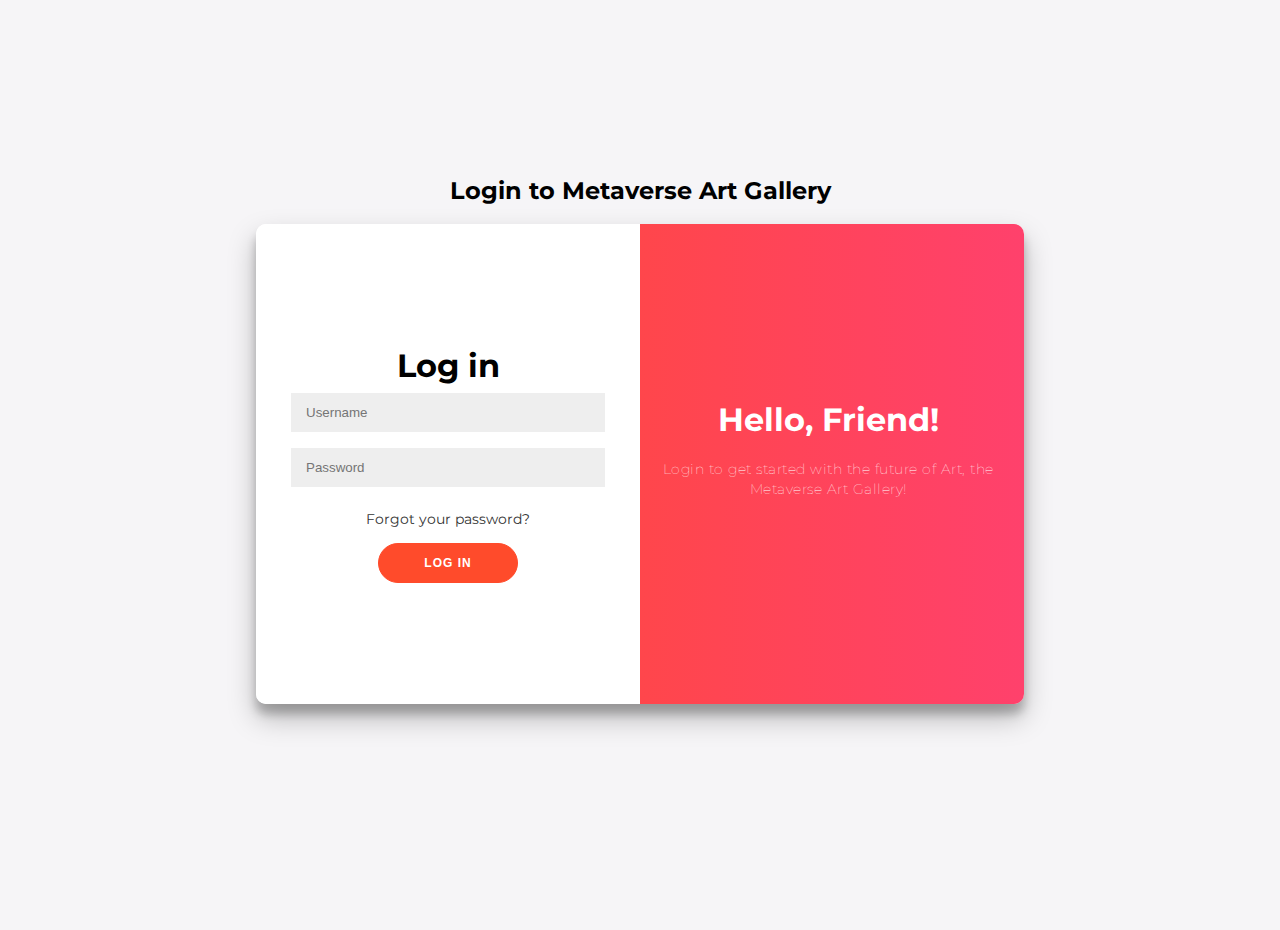
<file: client/login.html>
<!DOCTYPE html>
<html>

<head>

    <title>Metaverse Art Gallery Login</title>

    <link href='https://fonts.googleapis.com/css?family=Lato|Oswald' rel='stylesheet' type='text/css'>
    <link rel="stylesheet" type="text/css" href="./css/login.css" media="screen" />

</head>

<body onload="init()">
    <h2>Login to Metaverse Art Gallery</h2>
    <div class="login-container">
        <div class="container" id="login-container">
            <div class="form-container sign-in-container">
                <div class="form">
                    <h1>Log in</h1>
                    <input type="username" id="username" placeholder="Username" required/>
                    <input type="password" id="password" placeholder="Password" required/>
                    <a href="#">Forgot your password?</a>
                    <button id="logInButton" onclick="onLogin()">Log In</button>
                </div>
            </div>
            <div class="overlay-container">
                <div class="overlay">
                    <div class="overlay-panel overlay-right">
                        <h1>Hello, Friend!</h1>
                        <p>Login to get started with the future of Art, the Metaverse Art Gallery!</p>
                    </div>
                </div>
            </div>
        </div>
    </div>

    <script type="text/javascript" src="js/login.js"></script>

</body>

</html>
</file>
<file: client/css/login.css>
@import url('https://fonts.googleapis.com/css?family=Montserrat:400,800');



 body {
	background: #f6f5f7;
	display: flex;
	justify-content: center;
	align-items: center;
	flex-direction: column;
	font-family: 'Montserrat', sans-serif;
	height: 100vh;
	margin: -20px 0 50px;
}

 h1 {
	font-weight: bold;
	margin: 0;
}

 h2 {
	text-align: center;
}

 p {
	font-size: 14px;
	font-weight: 100;
	line-height: 20px;
	letter-spacing: 0.5px;
	margin: 20px 0 30px;
}

 span {
	font-size: 12px;
}

 a {
	color: #333;
	font-size: 14px;
	text-decoration: none;
	margin: 15px 0;
}

 button {
	border-radius: 20px;
	border: 1px solid #FF4B2B;
	background-color: #FF4B2B;
	color: #FFFFFF;
	font-size: 12px;
	font-weight: bold;
	padding: 12px 45px;
	letter-spacing: 1px;
	text-transform: uppercase;
	transition: transform 80ms ease-in;
}

 button:active {
	transform: scale(0.95);
}

 button:focus {
	outline: none;
}

 button.ghost {
	background-color: transparent;
	border-color: #FFFFFF;
}

 .form {
	background-color: #FFFFFF;
	display: flex;
	align-items: center;
	justify-content: center;
	flex-direction: column;
	padding: 0 50px;
	height: 100%;
	text-align: center;
}

 input {
	background-color: #eee;
	border: none;
	padding: 12px 15px;
	margin: 8px 0;
	width: 100%;
}

 .container {
	background-color: #fff;
	border-radius: 10px;
  	box-shadow: 0 14px 28px rgba(0,0,0,0.25), 
			0 10px 10px rgba(0,0,0,0.22);
	position: relative;
	overflow: hidden;
	width: 768px;
	max-width: 100%;
	min-height: 480px;
}

 .form-container {
	position: absolute;
	top: 0;
	height: 100%;
	transition: all 0.6s ease-in-out;
}

 .sign-in-container {
	left: 0;
	width: 50%;
	z-index: 2;
}

 .container.right-panel-active .sign-in-container {
	transform: translateX(100%);
}

 .sign-up-container {
	left: 0;
	width: 50%;
	opacity: 0;
	z-index: 1;
}

 .container.right-panel-active .sign-up-container {
	transform: translateX(100%);
	opacity: 1;
	z-index: 5;
	animation: show 0.6s;
}

@keyframes show {
	0%, 49.99% {
		opacity: 0;
		z-index: 1;
	}
	
	50%, 100% {
		opacity: 1;
		z-index: 5;
	}
}

 .overlay-container {
	position: absolute;
	top: 0;
	left: 50%;
	width: 50%;
	height: 100%;
	overflow: hidden;
	transition: transform 0.6s ease-in-out;
	z-index: 100;
}

 .container.right-panel-active .overlay-container{
	transform: translateX(-100%);
}

 .overlay {
	background: #FF416C;
	background: -webkit-linear-gradient(to right, #FF4B2B, #FF416C);
	background: linear-gradient(to right, #FF4B2B, #FF416C);
	background-repeat: no-repeat;
	background-size: cover;
	background-position: 0 0;
	color: #FFFFFF;
	position: relative;
	left: -100%;
	height: 100%;
	width: 200%;
  	transform: translateX(0);
	transition: transform 0.6s ease-in-out;
}

 .container.right-panel-active .overlay {
  	transform: translateX(50%);
}

 .overlay-panel {
	position: absolute;
	display: flex;
	align-items: center;
	justify-content: center;
	flex-direction: column;
	padding: 0 40px;
	text-align: center;
	top: 0;
	height: 100%;
	width: 50%;
	transform: translateX(0);
	transition: transform 0.6s ease-in-out;
}

 .overlay-left {
	transform: translateX(-20%);
}

 .container.right-panel-active .overlay-left {
	transform: translateX(0);
}

 .overlay-right {
	left: 340px;
	transform: translateX(0);
}

 .container.right-panel-active .overlay-right {
	transform: translateX(20%);
}

 .social-container {
	margin: 20px 0;
}

 .social-container a {
	border: 1px solid #DDDDDD;
	border-radius: 50%;
	display: inline-flex;
	justify-content: center;
	align-items: center;
	margin: 0 5px;
	height: 40px;
	width: 40px;
}

 footer {
    background-color: #222;
    color: #fff;
    font-size: 14px;
    bottom: 0;
    position: fixed;
    left: 0;
    right: 0;
    text-align: center;
    z-index: 999;
}

 footer p {
    margin: 10px 0;
}

 footer i {
    color: red;
}

 footer a {
    color: #3c97bf;
    text-decoration: none;
}
</file>
